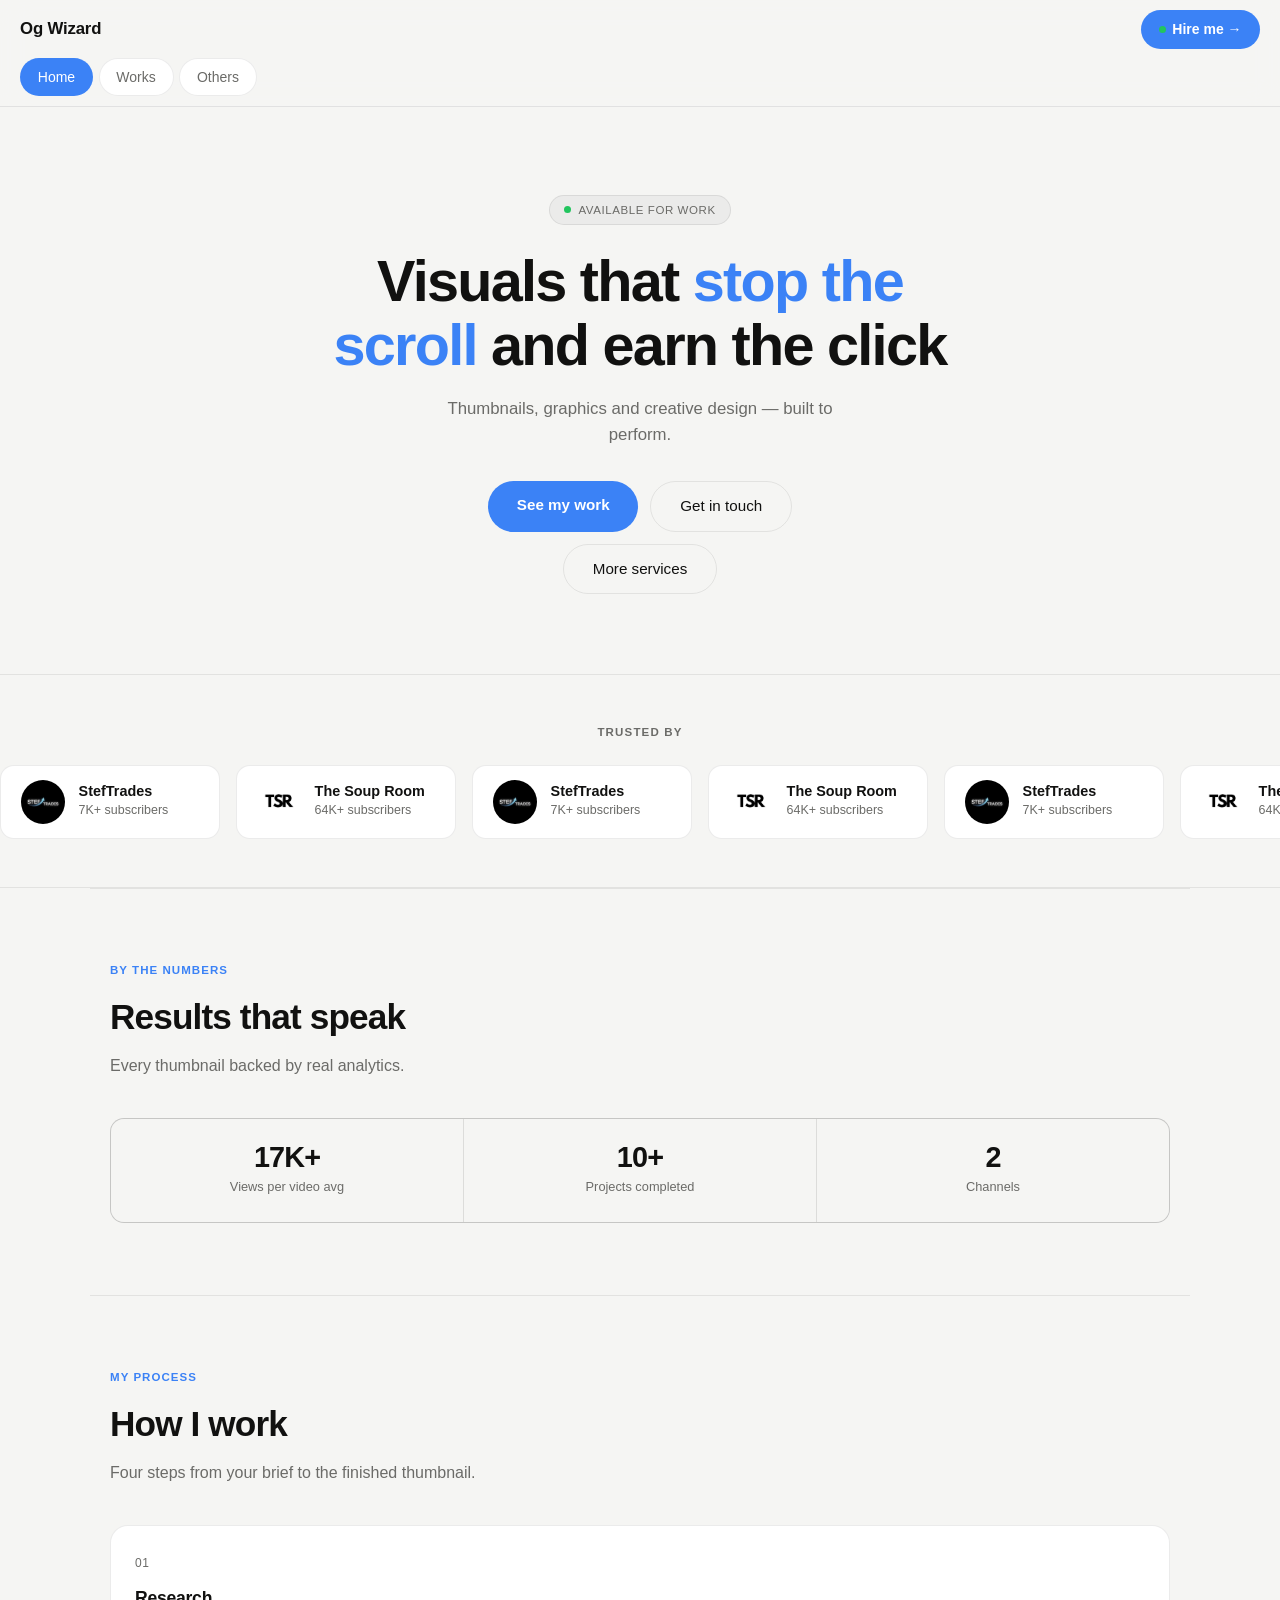
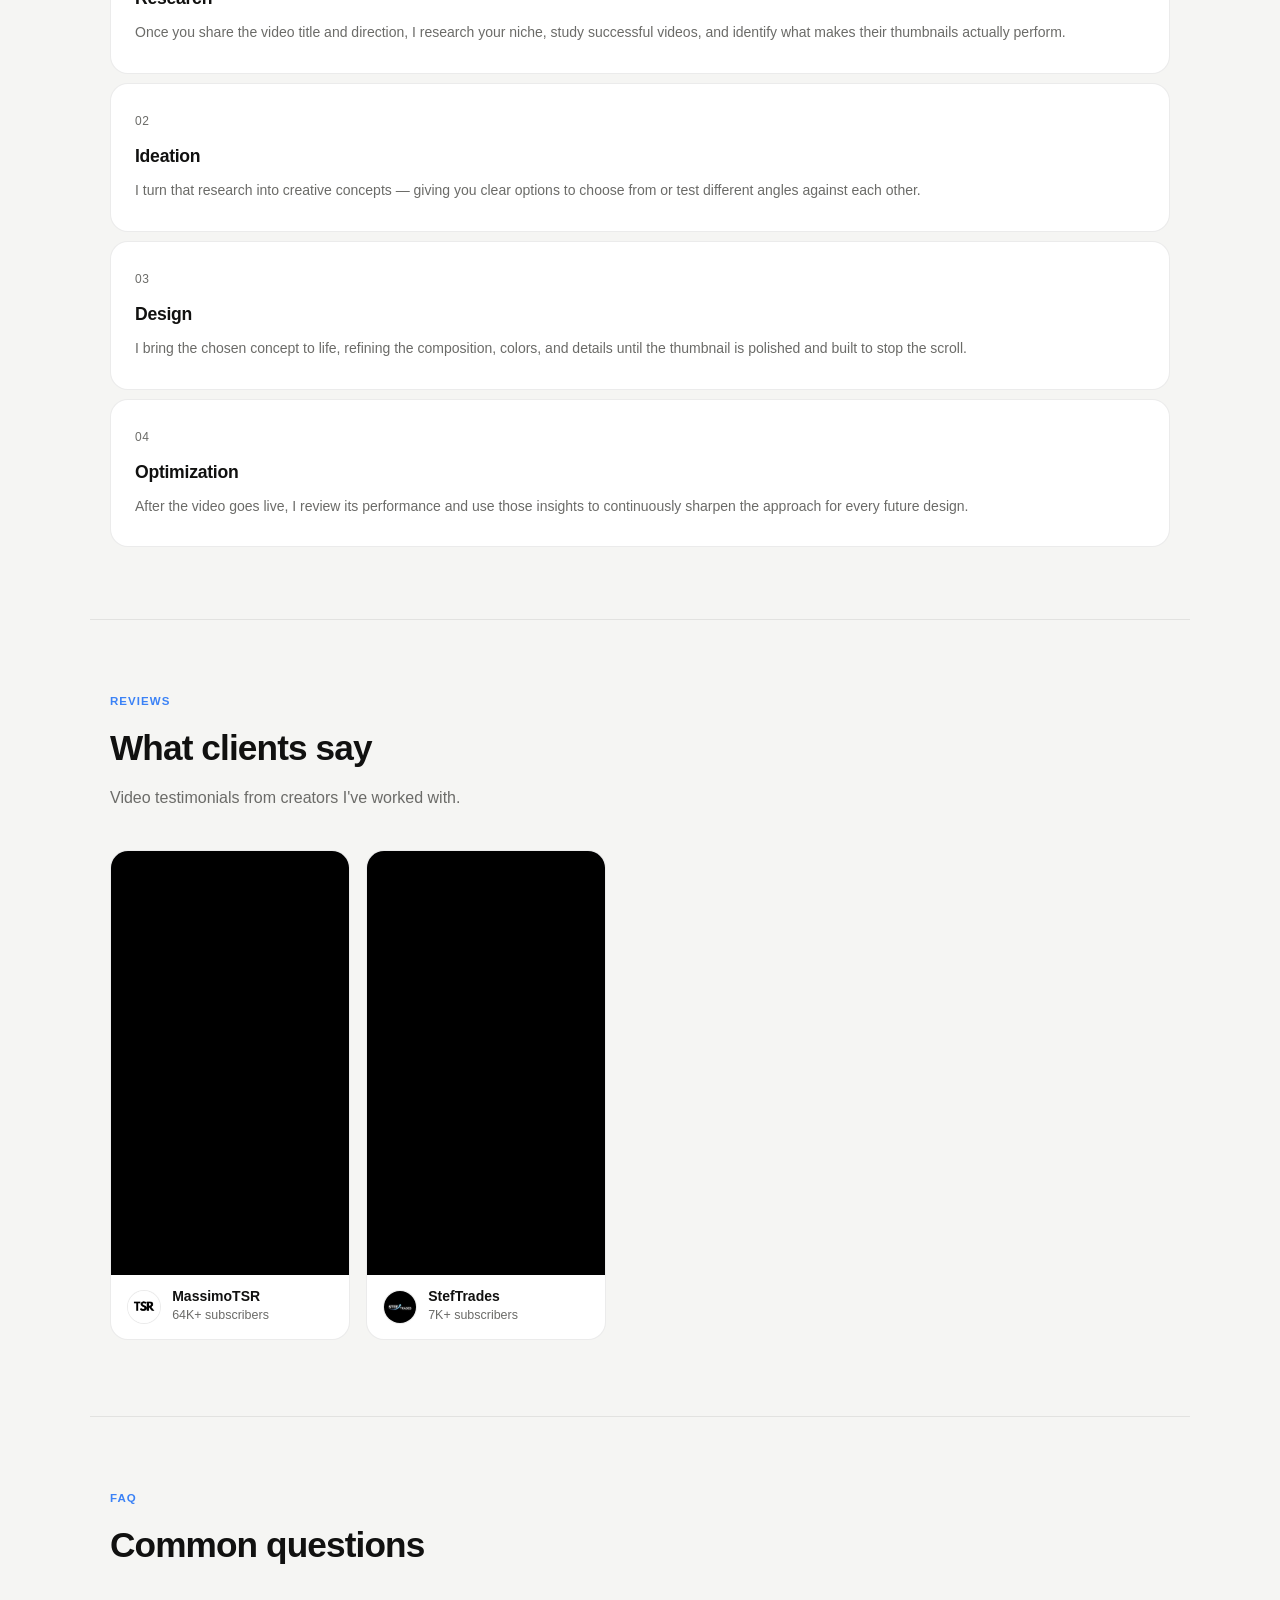
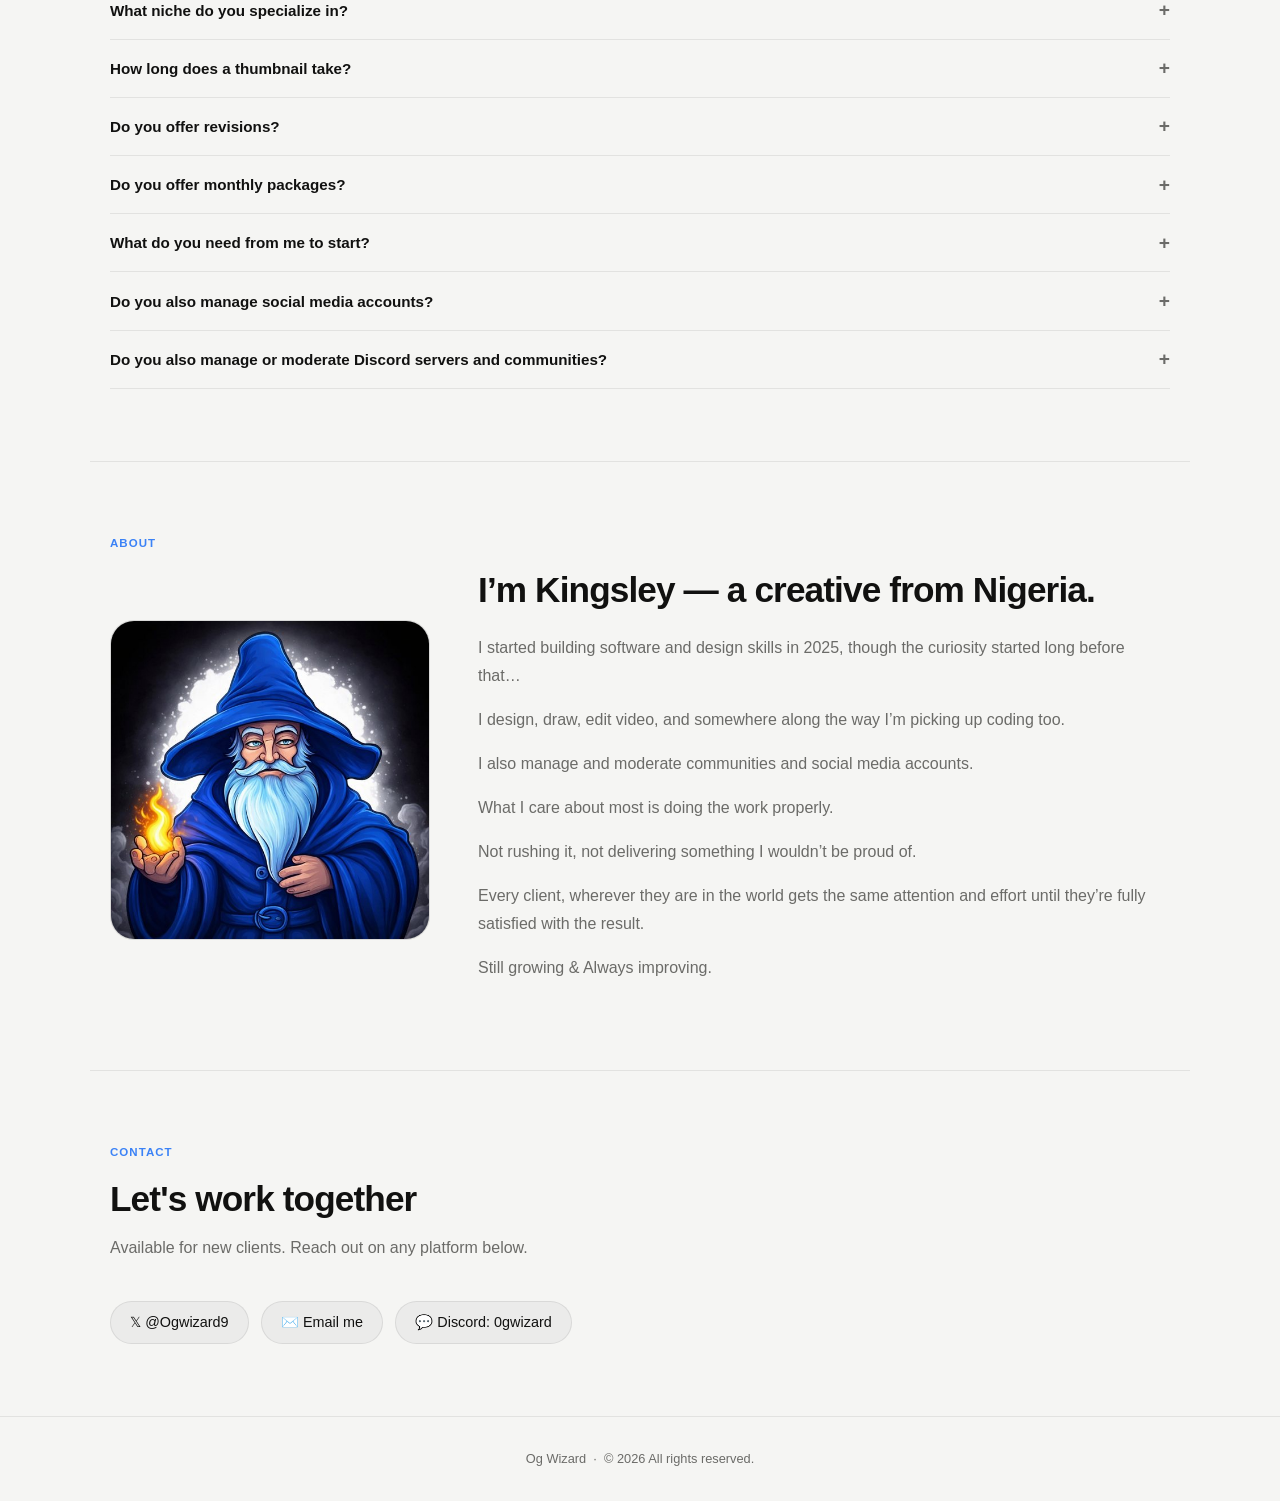
<file: index.html>
<!DOCTYPE html>
<html lang="en">
<head>
  <meta charset="UTF-8" />
  <meta name="viewport" content="width=device-width, initial-scale=1.0" />
  <title>Og Wizard — Creative Designer</title>
  <link rel="stylesheet" href="style.css" />
  <style>
    /* ── TRUSTED BY MARQUEE ── */
    .trusted-section {
      padding: 3rem 0;
      overflow: hidden;
      border-top: 1px solid var(--border);
      border-bottom: 1px solid var(--border);
    }

    .trusted-label {
      text-align: center;
      font-size: 0.72rem;
      font-weight: 600;
      letter-spacing: 0.1em;
      text-transform: uppercase;
      color: var(--text-2);
      margin-bottom: 1.5rem;
    }

    .marquee-track {
      display: flex;
      gap: 1rem;
      animation: marquee 12s linear infinite;
      width: max-content;
    }

    .marquee-track:hover { animation-play-state: paused; }

    @keyframes marquee {
      0%   { transform: translateX(0); }
      100% { transform: translateX(-50%); }
    }

    .channel-card {
      display: flex;
      align-items: center;
      gap: 0.85rem;
      background: var(--card);
      border: 1px solid var(--border);
      border-radius: 14px;
      padding: 0.85rem 1.25rem;
      min-width: 220px;
      flex-shrink: 0;
    }

    .channel-logo {
      width: 44px;
      height: 44px;
      border-radius: 50%;
      object-fit: cover;
      flex-shrink: 0;
      background: var(--bg-2);
    }

    .channel-name {
      font-size: 0.9rem;
      font-weight: 600;
      color: var(--text);
      line-height: 1.2;
    }

    .channel-subs {
      font-size: 0.78rem;
      color: var(--text-2);
      margin-top: 0.1rem;
    }

    /* ── ABOUT ── */
    .about-wrap {
      display: flex;
      flex-direction: column;
      align-items: flex-start;
      gap: 1.75rem;
    }

    .about-pic {
      width: 100%;
      max-width: 280px;
      aspect-ratio: 1 / 1;
      object-fit: cover;
      border-radius: 24px;
      border: 1px solid var(--border);
      background: var(--bg-2);
    }

    .about-text .section-title { margin-bottom: 1rem; }

    .about-text p {
      color: var(--text-2);
      font-size: 1rem;
      line-height: 1.75;
      margin-bottom: 1rem;
    }

    @media (min-width: 760px) {
      .about-wrap { flex-direction: row; align-items: center; gap: 3rem; }
      .about-pic { flex-shrink: 0; max-width: 320px; }
    }

    /* ── VIDEO REVIEWS: compact vertical (Shorts) cards — self-contained ── */
    .vr-row {
      display: flex;
      gap: 1rem;
      overflow-x: auto;
      scroll-snap-type: x mandatory;
      -webkit-overflow-scrolling: touch;
      scrollbar-width: none;
      padding-bottom: 0.25rem;
    }

    .vr-row::-webkit-scrollbar { display: none; }

    .vr-card {
      flex: 0 0 240px;
      max-width: 72vw;
      scroll-snap-align: start;
      background: var(--card);
      border: 1px solid var(--border);
      border-radius: 18px;
      overflow: hidden;
    }

    /* 9:16 box, the video fills it */
    .vr-embed {
      position: relative;
      height: 0;
      padding-bottom: 177.78%;
      background: #000;
      overflow: hidden;
    }

    .vr-embed iframe {
      position: absolute;
      top: 0;
      left: 0;
      width: 100%;
      height: 100%;
      border: 0;
    }

    .vr-meta {
      display: flex;
      align-items: center;
      gap: 0.7rem;
      padding: 0.85rem 1rem;
    }

    .vr-meta img {
      width: 34px;
      height: 34px;
      border-radius: 50%;
      object-fit: cover;
      flex-shrink: 0;
      background: #fff;
      border: 1px solid var(--border);
    }

    .vr-name { font-size: 0.875rem; font-weight: 600; color: var(--text); line-height: 1.25; }
    .vr-sub  { font-size: 0.78rem; color: var(--text-2); }

    /* third hero button (links to the Others page) */
    .hero-more {
      display: flex;
      justify-content: center;
      margin-top: 0.75rem;
    }
  </style>
</head>
<body>

  <nav>
    <div class="nav-top">
      <a class="nav-logo" href="index.html">Og Wizard</a>
      <a class="btn-hire" href="#contact"><span class="dot-green"></span> Hire me →</a>
    </div>
    <div class="nav-tabs">
      <a class="nav-tab active" href="index.html">Home</a>
      <a class="nav-tab" href="works.html">Works</a>
      <a class="nav-tab" href="others.html">Others</a>
    </div>
  </nav>

  <!-- HERO -->
  <section class="hero" id="home">
    <span class="hero-badge"><span class="dot-green"></span> Available for work</span>
    <h1>Visuals that <span>stop the scroll</span> and earn the click</h1>
    <p>Thumbnails, graphics and creative design — built to perform.</p>
    <div class="hero-btns">
      <a class="btn-primary" href="works.html">See my work</a>
      <a class="btn-secondary" href="#contact">Get in touch</a>
    </div>
    <div class="hero-more">
      <a class="btn-secondary" href="others.html">More services</a>
    </div>
  </section>

  <!-- TRUSTED BY MARQUEE -->
  <div class="trusted-section">
    <p class="trusted-label">Trusted by</p>
    <div style="overflow:hidden;">
      <div class="marquee-track">
        <!-- Set 1 -->
        <div class="channel-card">
          <img class="channel-logo" src="[data-uri]" alt="StefTrades" />
          <div>
            <div class="channel-name">StefTrades</div>
            <div class="channel-subs">7K+ subscribers</div>
          </div>
        </div>
        <div class="channel-card">
          <img class="channel-logo" src="[data-uri]" alt="The Soup Room" />
          <div>
            <div class="channel-name">The Soup Room</div>
            <div class="channel-subs">64K+ subscribers</div>
          </div>
        </div>
        <!-- Set 2 (duplicate for seamless loop) -->
        <div class="channel-card">
          <img class="channel-logo" src="[data-uri]" alt="StefTrades" />
          <div>
            <div class="channel-name">StefTrades</div>
            <div class="channel-subs">7K+ subscribers</div>
          </div>
        </div>
        <div class="channel-card">
          <img class="channel-logo" src="[data-uri]" alt="The Soup Room" />
          <div>
            <div class="channel-name">The Soup Room</div>
            <div class="channel-subs">64K+ subscribers</div>
          </div>
        </div>
        <!-- Set 3 -->
        <div class="channel-card">
          <img class="channel-logo" src="[data-uri]" alt="StefTrades" />
          <div>
            <div class="channel-name">StefTrades</div>
            <div class="channel-subs">7K+ subscribers</div>
          </div>
        </div>
        <div class="channel-card">
          <img class="channel-logo" src="[data-uri]" alt="The Soup Room" />
          <div>
            <div class="channel-name">The Soup Room</div>
            <div class="channel-subs">64K+ subscribers</div>
          </div>
        </div>
        <!-- Set 4 -->
        <div class="channel-card">
          <img class="channel-logo" src="[data-uri]" alt="StefTrades" />
          <div>
            <div class="channel-name">StefTrades</div>
            <div class="channel-subs">7K+ subscribers</div>
          </div>
        </div>
        <div class="channel-card">
          <img class="channel-logo" src="[data-uri]" alt="The Soup Room" />
          <div>
            <div class="channel-name">The Soup Room</div>
            <div class="channel-subs">64K+ subscribers</div>
          </div>
        </div>
      </div>
    </div>
  </div>

  <hr class="divider" />

  <!-- STATS -->
  <section id="stats">
    <p class="section-label">By the numbers</p>
    <h2 class="section-title">Results that speak</h2>
    <p class="section-sub">Every thumbnail backed by real analytics.</p>
    <div class="stats-grid">
      <div class="stat-item">
        <div class="stat-num">17K+</div>
        <div class="stat-label">Views per video avg</div>
      </div>
      <div class="stat-item">
        <div class="stat-num">10+</div>
        <div class="stat-label">Projects completed</div>
      </div>
      <div class="stat-item">
        <div class="stat-num">2</div>
        <div class="stat-label">Channels</div>
      </div>
    </div>
  </section>

  <hr class="divider" />

  <!-- PROCESS -->
  <section id="process">
    <p class="section-label">My process</p>
    <h2 class="section-title">How I work</h2>
    <p class="section-sub">Four steps from your brief to the finished thumbnail.</p>

    <div class="process-grid">
      <div class="process-card">
        <span class="process-num">01</span>
        <h3 class="process-title">Research</h3>
        <p class="process-desc">Once you share the video title and direction, I research your niche, study successful videos, and identify what makes their thumbnails actually perform.</p>
      </div>
      <div class="process-card">
        <span class="process-num">02</span>
        <h3 class="process-title">Ideation</h3>
        <p class="process-desc">I turn that research into creative concepts — giving you clear options to choose from or test different angles against each other.</p>
      </div>
      <div class="process-card">
        <span class="process-num">03</span>
        <h3 class="process-title">Design</h3>
        <p class="process-desc">I bring the chosen concept to life, refining the composition, colors, and details until the thumbnail is polished and built to stop the scroll.</p>
      </div>
      <div class="process-card">
        <span class="process-num">04</span>
        <h3 class="process-title">Optimization</h3>
        <p class="process-desc">After the video goes live, I review its performance and use those insights to continuously sharpen the approach for every future design.</p>
      </div>
    </div>
  </section>

  <hr class="divider" />

  <!-- REVIEWS -->
  <section id="reviews">
    <p class="section-label">Reviews</p>
    <h2 class="section-title">What clients say</h2>
    <p class="section-sub">Video testimonials from creators I've worked with.</p>

    <div class="vr-row">

      <div class="vr-card">
        <div class="vr-embed">
          <iframe
            src="https://www.youtube-nocookie.com/embed/XFJ5p1cZ_ZM"
            title="Video review from MassimoTSR"
            loading="lazy"
            frameborder="0"
            allow="accelerometer; autoplay; clipboard-write; encrypted-media; gyroscope; picture-in-picture"
            referrerpolicy="strict-origin-when-cross-origin"
            allowfullscreen>
          </iframe>
        </div>
        <div class="vr-meta">
          <img src="images/tsr-logo.png" alt="The Soup Room logo" />
          <div>
            <div class="vr-name">MassimoTSR</div>
            <div class="vr-sub">64K+ subscribers</div>
          </div>
        </div>
      </div>

      <div class="vr-card">
        <div class="vr-embed">
          <iframe
            src="https://www.youtube-nocookie.com/embed/AfAjVpzQ4fA"
            title="Video review from StefTrades"
            loading="lazy"
            frameborder="0"
            allow="accelerometer; autoplay; clipboard-write; encrypted-media; gyroscope; picture-in-picture"
            referrerpolicy="strict-origin-when-cross-origin"
            allowfullscreen>
          </iframe>
        </div>
        <div class="vr-meta">
          <img src="images/stef-logo.jpg" alt="Stef Trades logo" />
          <div>
            <div class="vr-name">StefTrades</div>
            <div class="vr-sub">7K+ subscribers</div>
          </div>
        </div>
      </div>

      <!-- ADD ANOTHER VIDEO REVIEW: copy a whole <div class="vr-card"> block above and change the video ID (the part after /embed/), the name, the logo and the subscriber count. This card is sized for vertical Shorts (9:16). -->

    </div>

  </section>

    <hr class="divider" />

  <!-- FAQ -->
  <!-- FAQ -->
  <section id="faq">
    <p class="section-label">FAQ</p>
    <h2 class="section-title">Common questions</h2>

    <div class="faq-item">
      <button class="faq-question" onclick="toggleFaq(this)">
        What niche do you specialize in?
        <span class="faq-icon">+</span>
      </button>
      <div class="faq-answer">YouTube content creators across different niches — thumbnails, graphics and creative design. If you create content and need visuals that perform, we can work together.</div>
    </div>

    <div class="faq-item">
      <button class="faq-question" onclick="toggleFaq(this)">
        How long does a thumbnail take?
        <span class="faq-icon">+</span>
      </button>
      <div class="faq-answer">Usually 24–48 hours depending on complexity.</div>
    </div>

    <div class="faq-item">
      <button class="faq-question" onclick="toggleFaq(this)">
        Do you offer revisions?
        <span class="faq-icon">+</span>
      </button>
      <div class="faq-answer">Yes — unlimited revisions until you're fully happy with the result.</div>
    </div>

    <div class="faq-item">
      <button class="faq-question" onclick="toggleFaq(this)">
        Do you offer monthly packages?
        <span class="faq-icon">+</span>
      </button>
      <div class="faq-answer">Yes. Monthly retainers are available for creators who upload consistently. Get in touch and we can work something out.</div>
    </div>

    <div class="faq-item">
      <button class="faq-question" onclick="toggleFaq(this)">
        What do you need from me to start?
        <span class="faq-icon">+</span>
      </button>
      <div class="faq-answer">The video title, a brief idea of what the video covers, and any specific assets. I handle the rest.</div>
    </div>

    <div class="faq-item">
      <button class="faq-question" onclick="toggleFaq(this)">
        Do you also manage social media accounts?
        <span class="faq-icon">+</span>
      </button>
      <div class="faq-answer">Yes. I manage social media accounts and have a lot of experience doing it.</div>
    </div>

    <div class="faq-item">
      <button class="faq-question" onclick="toggleFaq(this)">
        Do you also manage or moderate Discord servers and communities?
        <span class="faq-icon">+</span>
      </button>
      <div class="faq-answer">Yes. I manage and moderate Discord servers and online communities, and I have solid experience doing it.</div>
    </div>

  </section>

  <hr class="divider" />

  <!-- ABOUT -->
  <section id="about">
    <p class="section-label">About</p>
    <div class="about-wrap">
      <img class="about-pic" src="[data-uri]" alt="Og Wizard — blue wizard avatar" />
      <div class="about-text">
        <h2 class="section-title">I’m Kingsley — a creative from Nigeria.</h2>
        <p>I started building software and design skills in 2025, though the curiosity started long before that…</p>
        <p>I design, draw, edit video, and somewhere along the way I’m picking up coding too.</p>
        <p>I also manage and moderate communities and social media accounts.</p>
        <p>What I care about most is doing the work properly.</p>
        <p>Not rushing it, not delivering something I wouldn’t be proud of.</p>
        <p>Every client, wherever they are in the world gets the same attention and effort until they’re fully satisfied with the result.</p>
        <p>Still growing &amp; Always improving.</p>
      </div>
    </div>
  </section>

  <hr class="divider" />

  <!-- CONTACT -->
  <section id="contact">
    <p class="section-label">Contact</p>
    <h2 class="section-title">Let's work together</h2>
    <p class="section-sub">Available for new clients. Reach out on any platform below.</p>
    <div class="contact-links">
      <a class="contact-link" href="https://x.com/Ogwizard9" target="_blank" rel="noopener">𝕏 @Ogwizard9</a>
      <a class="contact-link" href="mailto:kingsleyofomana969@gmail.com">✉️ Email me</a>
      <a class="contact-link" href="#" onclick="navigator.clipboard.writeText('0gwizard');this.textContent='💬 Copied!';setTimeout(()=>this.textContent='💬 Discord: 0gwizard',2000);return false;">💬 Discord: 0gwizard</a>
    </div>
  </section>

  <footer>
    Og Wizard &nbsp;·&nbsp; © 2026 All rights reserved.
  </footer>

  <script>
    function toggleFaq(btn) {
      btn.closest('.faq-item').classList.toggle('open');
    }
  </script>

</body>
</html>
</file>
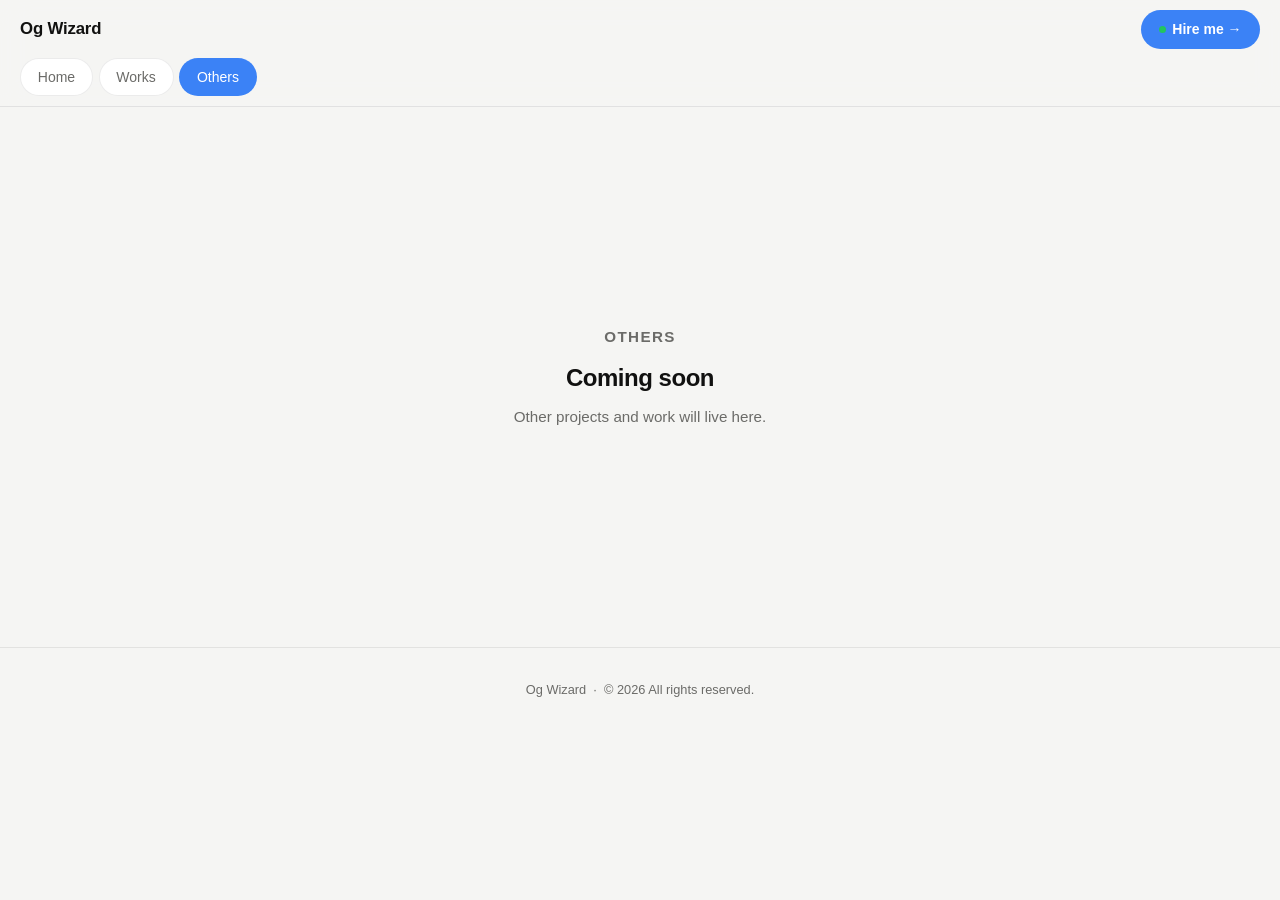
<file: others.html>
<!DOCTYPE html>
<html lang="en">
<head>
  <meta charset="UTF-8" />
  <meta name="viewport" content="width=device-width, initial-scale=1.0" />
  <title>Others — Og Wizard</title>
  <link rel="stylesheet" href="style.css" />
</head>
<body>

  <nav>
    <div class="nav-top">
      <a class="nav-logo" href="index.html">Og Wizard</a>
      <a class="btn-hire" href="index.html#contact"><span class="dot-green"></span> Hire me →</a>
    </div>
    <div class="nav-tabs">
      <a class="nav-tab" href="index.html">Home</a>
      <a class="nav-tab" href="works.html">Works</a>
      <a class="nav-tab active" href="others.html">Others</a>
    </div>
  </nav>

  <div class="empty-page">
    <p class="section-label">Others</p>
    <h2>Coming soon</h2>
    <p>Other projects and work will live here.</p>
  </div>

  <footer>
    Og Wizard &nbsp;·&nbsp; © 2026 All rights reserved.
  </footer>

</body>
</html>
</file>
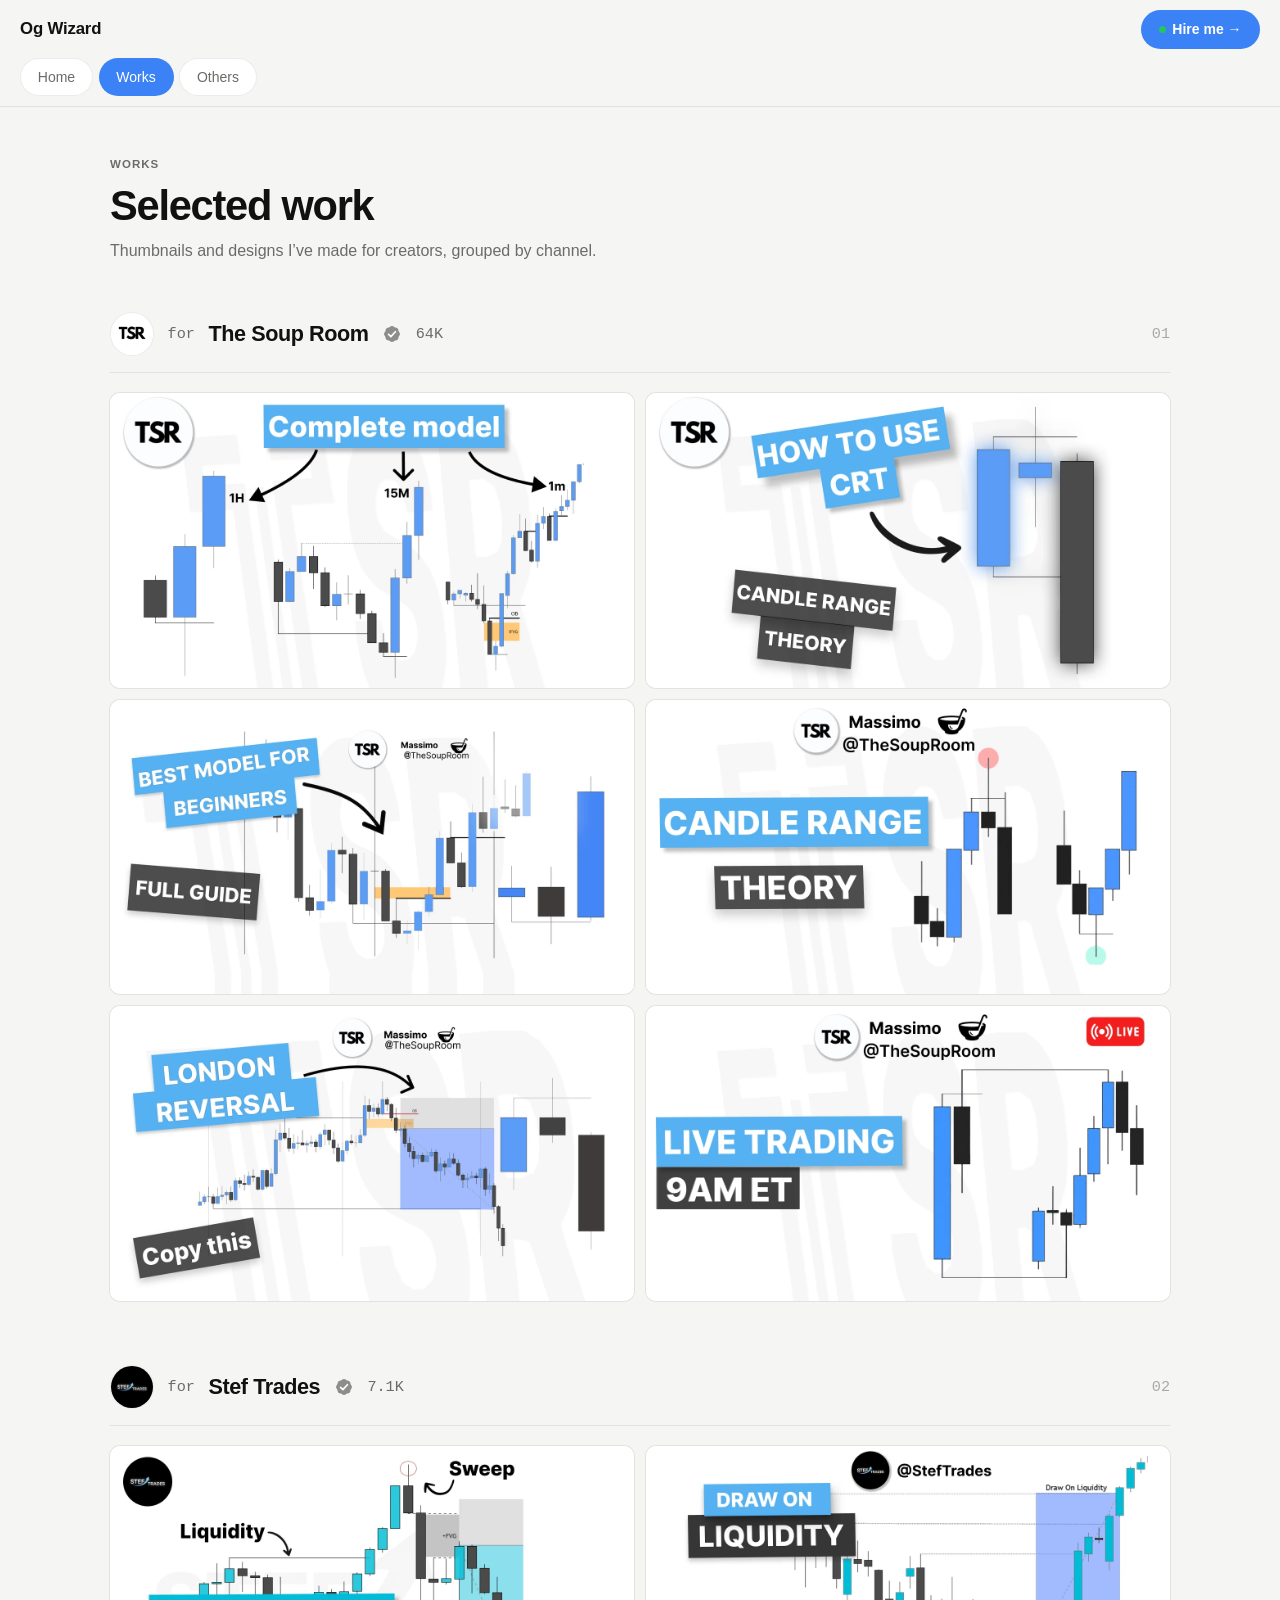
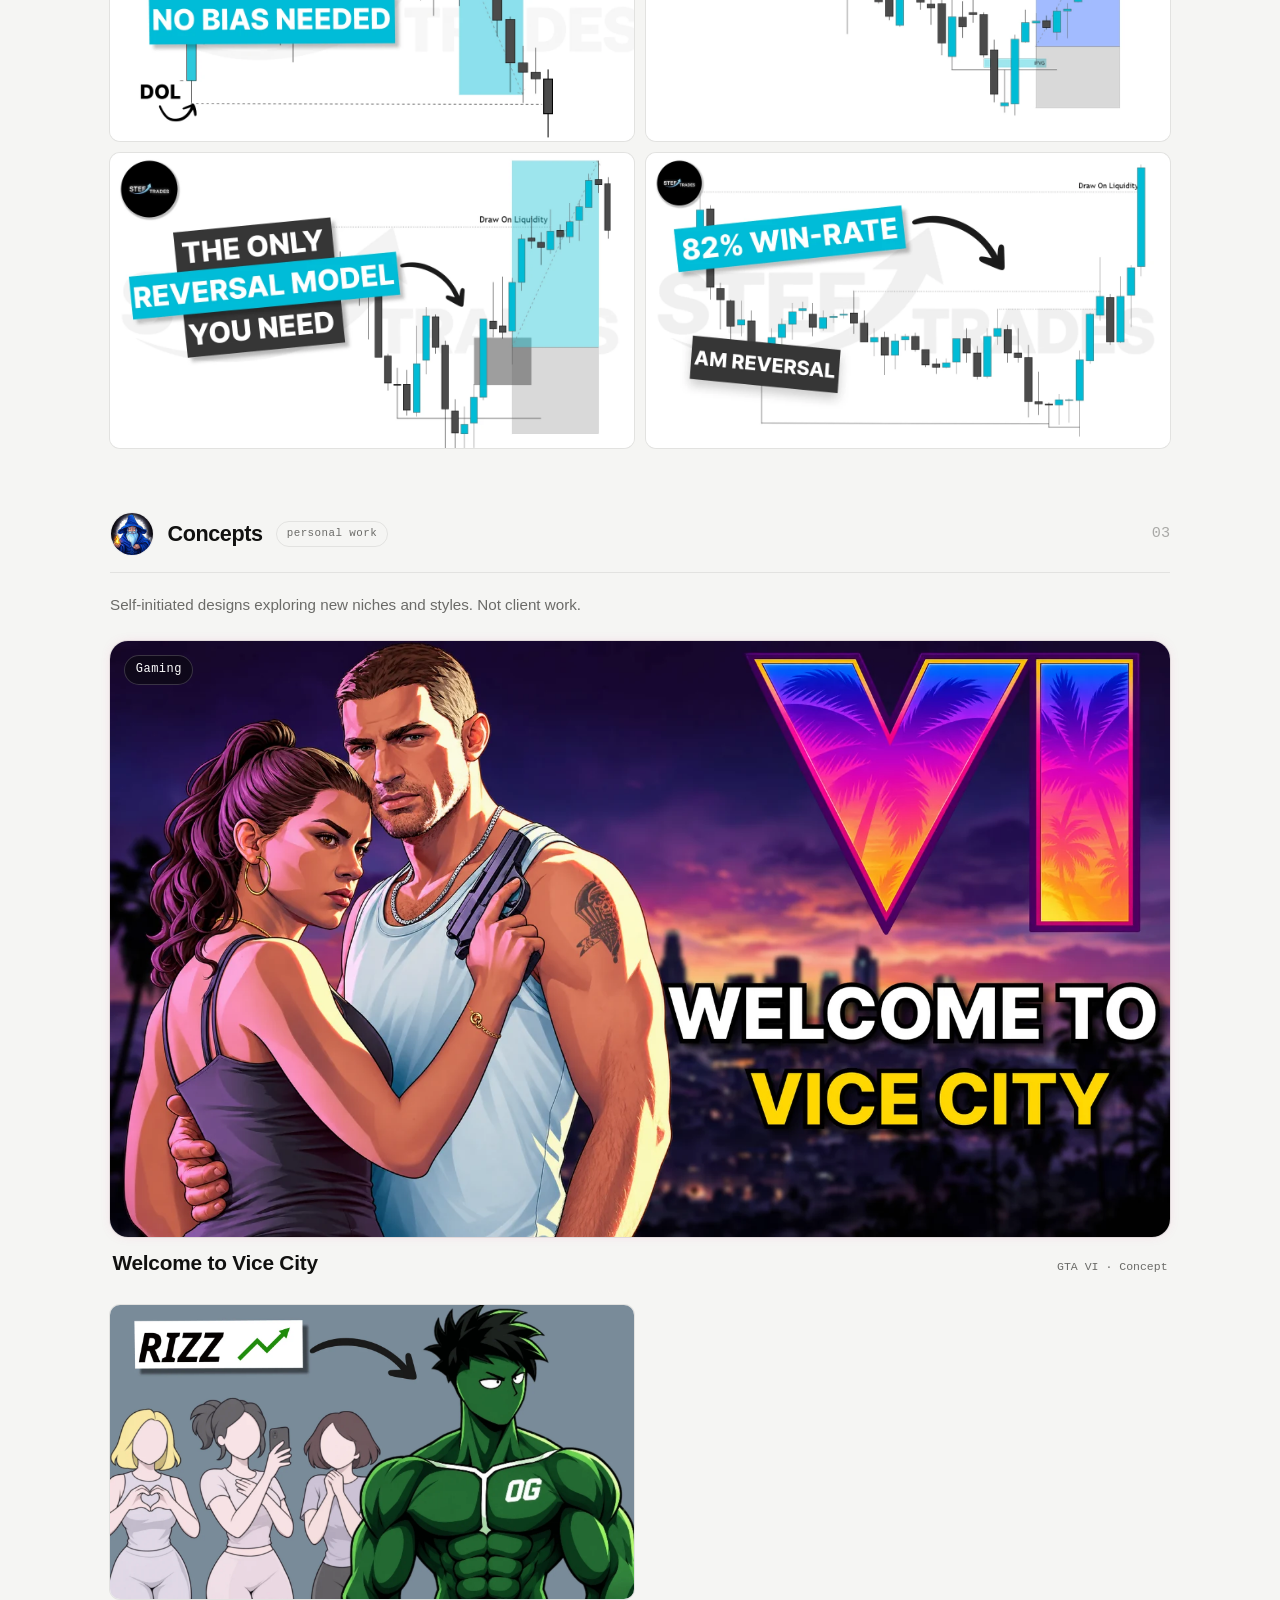
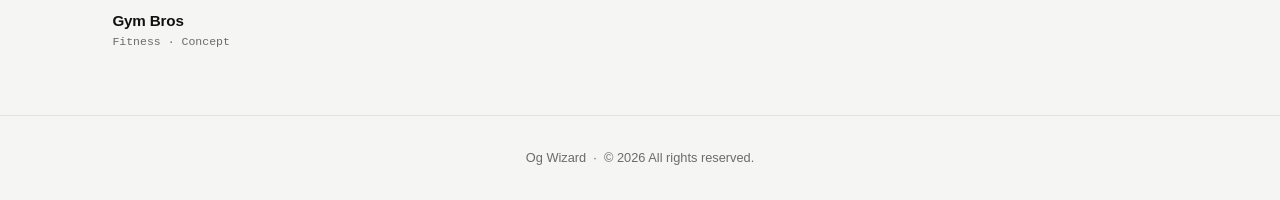
<file: works.html>
<!DOCTYPE html>
<html lang="en">
<head>
  <meta charset="UTF-8" />
  <meta name="viewport" content="width=device-width, initial-scale=1.0" />
  <title>Works — Og Wizard</title>
  <link rel="stylesheet" href="style.css" />
  <style>
    /* ── WORKS ── */
    .works-intro {
      max-width: 1100px;
      margin: 0 auto;
      padding: 3rem 1.25rem 0;
    }

    .works-intro h1 {
      font-size: clamp(1.8rem, 5vw, 2.6rem);
      font-weight: 700;
      letter-spacing: -0.03em;
      line-height: 1.1;
      margin-bottom: 0.6rem;
    }

    .works-intro p { color: var(--text-2); max-width: 520px; }

    /* One block per channel */
    .channel {
      max-width: 1100px;
      margin: 0 auto;
      padding: 3rem 1.25rem 1rem;
    }

    .channel-head {
      display: flex;
      align-items: center;
      gap: 0.6rem;
      padding-bottom: 1rem;
      margin-bottom: 1.25rem;
      border-bottom: 1px solid var(--border);
    }

    .ch-logo {
      width: 32px;
      height: 32px;
      border-radius: 50%;
      object-fit: cover;
      flex-shrink: 0;
      background: #fff;
      border: 1px solid var(--border);
    }

    .ch-for,
    .ch-subs,
    .ch-index {
      font-family: ui-monospace, SFMono-Regular, Menlo, Consolas, monospace;
      font-size: 0.8rem;
      color: var(--text-2);
    }

    .ch-name {
      font-size: 1.05rem;
      font-weight: 700;
      letter-spacing: -0.02em;
      line-height: 1.1;
      white-space: nowrap;
    }

    .ch-tick {
      width: 16px;
      height: 16px;
      flex-shrink: 0;
      color: var(--text-2);
      opacity: 0.75;
    }

    .ch-index { margin-left: auto; opacity: 0.55; }

    @media (min-width: 700px) {
      .channel-head { gap: 0.85rem; }
      .ch-logo { width: 44px; height: 44px; }
      .ch-name { font-size: 1.35rem; }
      .ch-tick { width: 20px; height: 20px; }
      .ch-for, .ch-subs, .ch-index { font-size: 0.95rem; }
    }

    /* Thumbnail grid */
    .grid {
      display: grid;
      grid-template-columns: repeat(2, minmax(0, 1fr));
      gap: 0.5rem;
    }

    @media (min-width: 700px) { .grid { gap: 0.75rem; } }

    .tile {
      position: relative;
      aspect-ratio: 16 / 9;
      margin: 0;
      overflow: hidden;
      border-radius: 10px;
      background: #fff;
      box-shadow: 0 0 0 1px var(--border);
      outline: none;
    }

    .tile img {
      display: block;
      width: 100%;
      height: 100%;
      object-fit: cover;
      transition: transform 0.4s ease;
    }

    .tile:hover img,
    .tile:focus img { transform: scale(1.03); }

    /* Title + views, shown on hover / tap (like Samuel's) */
    .tile-cap {
      position: absolute;
      left: 0.5rem;
      right: 0.5rem;
      bottom: 0.5rem;
      padding: 0.45rem 0.6rem;
      border-radius: 6px;
      background: rgba(12, 12, 14, 0.84);
      color: #fff;
      font-family: ui-monospace, SFMono-Regular, Menlo, Consolas, monospace;
      font-size: 0.68rem;
      line-height: 1.35;
      opacity: 0;
      transform: translateY(6px);
      transition: opacity 0.2s ease, transform 0.2s ease;
      pointer-events: none;
    }

    .tile-cap .t {
      display: -webkit-box;
      -webkit-line-clamp: 2;
      -webkit-box-orient: vertical;
      overflow: hidden;
    }

    .tile-cap b {
      display: block;
      margin-top: 0.15rem;
      font-weight: 500;
      color: #7DB3FF;
    }

    .tile:hover .tile-cap,
    .tile:focus .tile-cap { opacity: 1; transform: none; }

    /* ── CONCEPTS ── */
    .concepts-note {
      font-family: ui-monospace, SFMono-Regular, Menlo, Consolas, monospace;
      font-size: 0.68rem;
      letter-spacing: 0.04em;
      color: var(--text-2);
      padding: 0.2rem 0.6rem;
      border: 1px solid var(--border);
      border-radius: 999px;
      white-space: nowrap;
    }

    .concepts-intro {
      color: var(--text-2);
      font-size: 0.95rem;
      max-width: 520px;
      margin-bottom: 1.5rem;
    }

    .concepts-grid {
      grid-template-columns: minmax(0, 1fr);
      row-gap: 1.75rem;
    }

    @media (max-width: 699px) {
      .concept .tile { border-radius: 16px; }
    }

    .concept { margin: 0; min-width: 0; }
    .concept.featured { grid-column: 1 / -1; }

    .concept .tile img { transition: transform 0.5s ease; }
    .concept:hover .tile img { transform: scale(1.03); }

    /* the hero piece gets a soft glow pulled from its own palette */
    .concept.featured .tile {
      border-radius: 16px;
      box-shadow:
        0 0 0 1px var(--border),
        0 0 14px -6px rgb(var(--glow, 120 120 120) / 0.35);
    }

    /* niche tag, like Wajdan's category chips */
    .chip {
      position: absolute;
      top: 0.6rem;
      left: 0.6rem;
      z-index: 1;
      padding: 0.25rem 0.65rem;
      border-radius: 999px;
      background: rgba(10, 10, 12, 0.55);
      -webkit-backdrop-filter: blur(8px);
      backdrop-filter: blur(8px);
      border: 1px solid rgba(255, 255, 255, 0.18);
      color: #fff;
      font-family: ui-monospace, SFMono-Regular, Menlo, Consolas, monospace;
      font-size: 0.68rem;
      letter-spacing: 0.04em;
    }

    .concept-meta {
      display: flex;
      align-items: baseline;
      justify-content: space-between;
      gap: 0.75rem;
      padding: 0.75rem 0.15rem 0;
    }

    .concept-meta h3 {
      font-size: 0.95rem;
      font-weight: 600;
      letter-spacing: -0.01em;
      line-height: 1.3;
    }

    .concept.featured .concept-meta h3 { font-size: 1.1rem; }

    .concept-meta p {
      font-family: ui-monospace, SFMono-Regular, Menlo, Consolas, monospace;
      font-size: 0.72rem;
      color: var(--text-2);
      white-space: nowrap;
    }

    @media (min-width: 700px) {
      .concepts-grid { grid-template-columns: repeat(2, minmax(0, 1fr)); }
      .concept:not(.featured) .concept-meta {
        flex-direction: column;
        align-items: flex-start;
        gap: 0.1rem;
      }
      .concept.featured .tile { border-radius: 18px; }
      .concept.featured .concept-meta h3 { font-size: 1.3rem; }
      .chip { top: 0.9rem; left: 0.9rem; font-size: 0.75rem; }
    }
  </style>
</head>
<body>

  <nav>
    <div class="nav-top">
      <a class="nav-logo" href="index.html">Og Wizard</a>
      <a class="btn-hire" href="index.html#contact"><span class="dot-green"></span> Hire me →</a>
    </div>
    <div class="nav-tabs">
      <a class="nav-tab" href="index.html">Home</a>
      <a class="nav-tab active" href="works.html">Works</a>
      <a class="nav-tab" href="others.html">Others</a>
    </div>
  </nav>

  <div class="works-intro">
    <p class="section-label">Works</p>
    <h1>Selected work</h1>
    <p>Thumbnails and designs I’ve made for creators, grouped by channel.</p>
  </div>

  <!-- ═══ CHANNEL 01 — The Soup Room ═══ -->
  <section class="channel" id="tsr">
    <header class="channel-head">
      <img class="ch-logo" src="images/tsr-logo.png" alt="The Soup Room logo" />
      <span class="ch-for">for</span>
      <h2 class="ch-name">The Soup Room</h2>
      <!-- grey tick: delete this svg if you don’t want it on a channel -->
      <svg class="ch-tick" viewBox="0 0 20 20" role="img" aria-label="Verified">
        <g fill="currentColor">
          <rect x="3.5" y="3.5" width="13" height="13" rx="3.5" />
          <rect x="3.5" y="3.5" width="13" height="13" rx="3.5" transform="rotate(45 10 10)" />
        </g>
        <path d="M6.6 10.3l2.3 2.3 4.5-4.9" fill="none" stroke="#fff" stroke-width="1.7" stroke-linecap="round" stroke-linejoin="round" />
      </svg>
      <span class="ch-subs">64K</span>
      <span class="ch-index">01</span>
    </header>

    <div class="grid">
      <figure class="tile" tabindex="0">
        <img src="images/tsr-complete-model.webp" alt="Complete model thumbnail showing the 1H, 15M and 1m breakdown" loading="lazy" />
        <figcaption class="tile-cap"><span class="t">The Complete 9am CR Model Guide (Start to Finish)</span><b>17K views</b></figcaption>
      </figure>

      <figure class="tile" tabindex="0">
        <img src="images/tsr-how-to-use-crt.webp" alt="How to use CRT thumbnail with a Candle Range Theory diagram" loading="lazy" />
        <figcaption class="tile-cap"><span class="t">How to trade CRT (Models explained)</span><b>17K views</b></figcaption>
      </figure>

      <figure class="tile" tabindex="0">
        <img src="images/tsr-best-model-beginners.webp" alt="Best model for beginners full guide thumbnail" loading="lazy" />
        <figcaption class="tile-cap"><span class="t">The 9am CR Model Most Traders Miss Every Morning</span><b>12K views</b></figcaption>
      </figure>

      <!-- add a figcaption (title + views) to the tiles below once you have them -->
      <figure class="tile">
        <img src="images/tsr-candle-range-theory.webp" alt="Candle Range Theory thumbnail showing bearish and bullish setups" loading="lazy" />
      </figure>

      <figure class="tile">
        <img src="images/tsr-london-reversal.webp" alt="London reversal thumbnail with a copy this callout" loading="lazy" />
      </figure>

      <figure class="tile">
        <img src="images/tsr-live-trading-9am.webp" alt="Live trading 9AM ET livestream thumbnail" loading="lazy" />
      </figure>
    </div>
  </section>

  <!-- ═══ CHANNEL 02 — Stef Trades ═══ -->
  <section class="channel" id="stef">
    <header class="channel-head">
      <img class="ch-logo" src="images/stef-logo.jpg" alt="Stef Trades logo" />
      <span class="ch-for">for</span>
      <h2 class="ch-name">Stef Trades</h2>
      <!-- grey tick: delete this svg if you don’t want it on a channel -->
      <svg class="ch-tick" viewBox="0 0 20 20" role="img" aria-label="Verified">
        <g fill="currentColor">
          <rect x="3.5" y="3.5" width="13" height="13" rx="3.5" />
          <rect x="3.5" y="3.5" width="13" height="13" rx="3.5" transform="rotate(45 10 10)" />
        </g>
        <path d="M6.6 10.3l2.3 2.3 4.5-4.9" fill="none" stroke="#fff" stroke-width="1.7" stroke-linecap="round" stroke-linejoin="round" />
      </svg>
      <span class="ch-subs">7.1K</span>
      <span class="ch-index">02</span>
    </header>

    <div class="grid">
      <figure class="tile" tabindex="0">
        <img src="images/stef-no-bias-needed.webp" alt="No bias needed thumbnail with liquidity, sweep and draw on liquidity labels" loading="lazy" />
        <figcaption class="tile-cap"><span class="t">Why Bias Won’t Make You a Profitable Trader (This Will)</span><b>4.3K views</b></figcaption>
      </figure>

      <figure class="tile" tabindex="0">
        <img src="images/stef-draw-on-liquidity.webp" alt="Draw on liquidity thumbnail with a highlighted target zone" loading="lazy" />
        <figcaption class="tile-cap"><span class="t">How to be Insanely Accurate with Targets in Trading!</span><b>2.1K views</b></figcaption>
      </figure>

      <figure class="tile" tabindex="0">
        <img src="images/stef-only-reversal-model.webp" alt="The only reversal model you need thumbnail" loading="lazy" />
        <figcaption class="tile-cap"><span class="t">The Only Reversal Model You Will Ever Need! (ICT Concepts)</span><b>2.1K views</b></figcaption>
      </figure>

      <figure class="tile" tabindex="0">
        <img src="images/stef-82-win-rate.webp" alt="82% win-rate AM reversal thumbnail" loading="lazy" />
        <figcaption class="tile-cap"><span class="t">The Reversal Model That Gave Me An 82% Win Rate! (LIVE Proof)</span><b>1.3K views</b></figcaption>
      </figure>
    </div>
  </section>

  <!-- ═══ 03 — Concepts ═══ -->
  <section class="channel" id="concepts">
    <header class="channel-head">
      <img class="ch-logo" src="images/wizard-avatar.jpg" alt="Og Wizard avatar" />
      <h2 class="ch-name">Concepts</h2>
      <span class="concepts-note">personal work</span>
      <span class="ch-index">03</span>
    </header>
    <p class="concepts-intro">Self-initiated designs exploring new niches and styles. Not client work.</p>

    <div class="grid concepts-grid">
      <article class="concept featured" style="--glow: 236 72 153">
        <div class="tile">
          <img src="images/concept-gta-vi-vice-city.webp" alt="Welcome to Vice City gaming thumbnail concept with the GTA VI logo and two characters over a neon city skyline" loading="lazy" />
          <span class="chip">Gaming</span>
        </div>
        <div class="concept-meta">
          <h3>Welcome to Vice City</h3>
          <p>GTA VI · Concept</p>
        </div>
      </article>

      <article class="concept">
        <div class="tile">
          <img src="images/concept-gym-bros.webp" alt="Gym Bros fitness thumbnail concept with a muscular green cartoon character beside a RIZZ label and a rising arrow" loading="lazy" />
        </div>
        <div class="concept-meta">
          <h3>Gym Bros</h3>
          <p>Fitness · Concept</p>
        </div>
      </article>

      <!-- NEXT CONCEPT: copy an <article> above, then change the image, title and niche label. The first one has "featured" (full width, with the overlay chip); the rest sit in the 2-column grid and show the niche under the title -->
    </div>
  </section>

  <!-- ═══ NEXT CHANNEL: copy a whole <section class="channel"> block above, change the logo / name / subs, set the index to 04 and swap the tiles ═══ -->

  <footer style="margin-top: 3rem;">
    Og Wizard &nbsp;·&nbsp; © 2026 All rights reserved.
  </footer>

</body>
</html>
</file>
<file: style.css>
/* ── COLOUR TOKENS ── */
:root {
  --bg:             #F5F5F3;
  --bg-2:           #EBEBEA;
  --text:           #111110;
  --text-2:         #6B6B68;
  --accent:         #3B82F6;
  --accent-hover:   #1D4ED8;
  --border:         rgba(0,0,0,0.08);
  --card:           #FFFFFF;
  --nav-bg:         rgba(245,245,243,0.92);
  --tab-active-bg:  #3B82F6;
  --tab-active-txt: #FFFFFF;
  --tab-bg:         #FFFFFF;
  --tab-txt:        #6B6B68;
  --stat-border:    rgba(0,0,0,0.1);
}

@media (prefers-color-scheme: dark) {
  :root {
    --bg:             #18181A;
    --bg-2:           #222225;
    --text:           #EDEDED;
    --text-2:         #8A8A8A;
    --accent:         #3B82F6;
    --accent-hover:   #60A5FA;
    --border:         rgba(255,255,255,0.07);
    --card:           #222225;
    --nav-bg:         rgba(24,24,26,0.92);
    --tab-active-bg:  #3B82F6;
    --tab-active-txt: #FFFFFF;
    --tab-bg:         #2C2C2F;
    --tab-txt:        #8A8A8A;
    --stat-border:    rgba(255,255,255,0.1);
  }
}

*, *::before, *::after { box-sizing: border-box; margin: 0; padding: 0; }
html { scroll-behavior: smooth; }

body {
  font-family: -apple-system, BlinkMacSystemFont, 'Segoe UI', sans-serif;
  background: var(--bg);
  color: var(--text);
  line-height: 1.6;
  transition: background 0.3s, color 0.3s;
}

/* ── NAV ── */
nav {
  position: sticky;
  top: 0;
  z-index: 100;
  background: var(--nav-bg);
  border-bottom: 1px solid var(--border);
  padding: 0.65rem 1.25rem 0;
  backdrop-filter: blur(14px);
  -webkit-backdrop-filter: blur(14px);
}

.nav-top {
  display: flex;
  align-items: center;
  justify-content: space-between;
  margin-bottom: 0.6rem;
}

.nav-logo {
  font-weight: 700;
  font-size: 1.05rem;
  color: var(--text);
  text-decoration: none;
  letter-spacing: -0.01em;
}

.btn-hire {
  display: inline-flex;
  align-items: center;
  gap: 0.4rem;
  font-size: 0.875rem;
  font-weight: 600;
  padding: 0.5rem 1.15rem;
  background: var(--accent);
  color: #fff;
  border: none;
  border-radius: 999px;
  cursor: pointer;
  text-decoration: none;
  transition: background 0.2s, transform 0.15s;
}

.btn-hire:hover { background: var(--accent-hover); transform: translateY(-1px); }

.dot-green {
  width: 7px;
  height: 7px;
  border-radius: 50%;
  background: #22C55E;
  display: inline-block;
  flex-shrink: 0;
}

.nav-tabs {
  display: flex;
  gap: 0.35rem;
  padding-bottom: 0.65rem;
  overflow-x: auto;
  -webkit-overflow-scrolling: touch;
  scrollbar-width: none;
}
.nav-tabs::-webkit-scrollbar { display: none; }

.nav-tab {
  flex-shrink: 0;
  font-size: 0.875rem;
  font-weight: 500;
  padding: 0.4rem 1.05rem;
  border-radius: 999px;
  background: var(--tab-bg);
  color: var(--tab-txt);
  text-decoration: none;
  border: 1px solid var(--border);
  transition: background 0.2s, color 0.2s, border-color 0.2s;
}

.nav-tab:hover { color: var(--text); }

.nav-tab.active {
  background: var(--tab-active-bg);
  color: var(--tab-active-txt);
  border-color: transparent;
}

/* ── SECTIONS ── */
.container {
  max-width: 1100px;
  margin: 0 auto;
  padding: 0 1.25rem;
}

section { padding: 4.5rem 1.25rem; max-width: 1100px; margin: 0 auto; }

.section-label {
  font-size: 0.72rem;
  font-weight: 600;
  letter-spacing: 0.09em;
  text-transform: uppercase;
  color: var(--accent);
  margin-bottom: 0.6rem;
}

.section-title {
  font-size: clamp(1.6rem, 3.5vw, 2.2rem);
  font-weight: 700;
  letter-spacing: -0.025em;
  margin-bottom: 0.5rem;
}

.section-sub {
  color: var(--text-2);
  font-size: 1rem;
  margin-bottom: 2.5rem;
}

/* ── DIVIDER ── */
.divider {
  border: none;
  border-top: 1px solid var(--border);
  max-width: 1100px;
  margin: 0 auto;
}

/* ── BUTTONS ── */
.btn-primary {
  display: inline-block;
  padding: 0.75rem 1.8rem;
  background: var(--accent);
  color: #fff;
  border: none;
  border-radius: 999px;
  font-size: 0.95rem;
  font-weight: 600;
  cursor: pointer;
  text-decoration: none;
  transition: background 0.2s, transform 0.15s;
}
.btn-primary:hover { background: var(--accent-hover); transform: translateY(-1px); }

.btn-secondary {
  display: inline-block;
  padding: 0.75rem 1.8rem;
  background: transparent;
  color: var(--text);
  border: 1px solid var(--border);
  border-radius: 999px;
  font-size: 0.95rem;
  font-weight: 500;
  cursor: pointer;
  text-decoration: none;
  transition: border-color 0.2s, transform 0.15s;
}
.btn-secondary:hover { border-color: var(--text-2); transform: translateY(-1px); }

/* ── HERO ── */
.hero {
  text-align: center;
  padding-top: 5.5rem;
  padding-bottom: 5rem;
}

.hero-badge {
  display: inline-flex;
  align-items: center;
  gap: 0.45rem;
  font-size: 0.72rem;
  font-weight: 500;
  padding: 0.3rem 0.9rem;
  border-radius: 999px;
  background: var(--bg-2);
  color: var(--text-2);
  border: 1px solid var(--border);
  margin-bottom: 1.5rem;
  letter-spacing: 0.05em;
  text-transform: uppercase;
}

.hero h1 {
  font-size: clamp(2rem, 5.5vw, 3.6rem);
  font-weight: 700;
  letter-spacing: -0.03em;
  line-height: 1.12;
  margin-bottom: 1.1rem;
  max-width: 680px;
  margin-left: auto;
  margin-right: auto;
}

.hero h1 span { color: var(--accent); }

.hero p {
  font-size: 1.05rem;
  color: var(--text-2);
  max-width: 440px;
  margin: 0 auto 2rem;
}

.hero-btns {
  display: flex;
  gap: 0.75rem;
  justify-content: center;
  flex-wrap: wrap;
}

/* ── STATS ── */
.stats-grid {
  display: grid;
  grid-template-columns: repeat(3, 1fr);
  gap: 1px;
  background: var(--stat-border);
  border: 1px solid var(--stat-border);
  border-radius: 14px;
  overflow: hidden;
  margin-top: 2.5rem;
}

.stat-item {
  background: var(--bg);
  padding: 1.5rem 1rem;
  text-align: center;
}

.stat-num {
  font-size: 1.8rem;
  font-weight: 700;
  letter-spacing: -0.03em;
  color: var(--text);
  line-height: 1;
  margin-bottom: 0.3rem;
}

.stat-label {
  font-size: 0.8rem;
  color: var(--text-2);
}

/* ── PROCESS ── */
.process-grid {
  display: flex;
  flex-direction: column;
  gap: 0.6rem;
}

.process-card {
  background: var(--card);
  border: 1px solid var(--border);
  border-radius: 18px;
  padding: 1.75rem 1.5rem;
  transition: border-color 0.25s;
}

.process-card:hover { border-color: var(--accent); }

.process-num {
  display: block;
  font-size: 0.75rem;
  font-weight: 500;
  color: var(--text-2);
  letter-spacing: 0.04em;
  margin-bottom: 0.65rem;
  font-variant-numeric: tabular-nums;
}

.process-title {
  font-size: 1.1rem;
  font-weight: 700;
  color: var(--text);
  margin-bottom: 0.55rem;
  letter-spacing: -0.015em;
}

.process-desc {
  font-size: 0.875rem;
  color: var(--text-2);
  line-height: 1.7;
}

/* ── REVIEWS ── */
.review-card {
  background: var(--card);
  border: 1px solid var(--border);
  border-radius: 16px;
  padding: 1.5rem;
  margin-bottom: 1rem;
}

.stars { color: #F59E0B; font-size: 1rem; margin-bottom: 0.75rem; }

.review-text {
  font-size: 0.95rem;
  line-height: 1.65;
  color: var(--text);
  margin-bottom: 1.2rem;
  font-style: italic;
}

.reviewer {
  display: flex;
  align-items: center;
  gap: 0.75rem;
}

.reviewer-avatar {
  width: 38px;
  height: 38px;
  border-radius: 50%;
  background: var(--bg-2);
  display: flex;
  align-items: center;
  justify-content: center;
  font-weight: 700;
  font-size: 0.85rem;
  color: var(--accent);
  flex-shrink: 0;
}

.reviewer-name {
  font-size: 0.875rem;
  font-weight: 600;
  color: var(--text);
}

.reviewer-meta {
  font-size: 0.78rem;
  color: var(--text-2);
}

/* ── FAQ ── */
.faq-item {
  border-bottom: 1px solid var(--border);
  padding: 1.1rem 0;
}

.faq-question {
  width: 100%;
  background: none;
  border: none;
  text-align: left;
  font-size: 0.95rem;
  font-weight: 600;
  color: var(--text);
  cursor: pointer;
  display: flex;
  justify-content: space-between;
  align-items: center;
  gap: 1rem;
  padding: 0;
  font-family: inherit;
}

.faq-icon {
  font-size: 1.2rem;
  color: var(--text-2);
  flex-shrink: 0;
  transition: transform 0.25s;
}

.faq-answer {
  display: none;
  font-size: 0.9rem;
  color: var(--text-2);
  line-height: 1.7;
  padding-top: 0.75rem;
}

.faq-item.open .faq-icon { transform: rotate(45deg); }
.faq-item.open .faq-answer { display: block; }

/* ── CONTACT ── */
.contact-links {
  display: flex;
  flex-wrap: wrap;
  gap: 0.75rem;
  margin-top: 1.5rem;
}

.contact-link {
  display: inline-flex;
  align-items: center;
  gap: 0.45rem;
  font-size: 0.9rem;
  font-weight: 500;
  padding: 0.55rem 1.2rem;
  border: 1px solid var(--border);
  border-radius: 999px;
  color: var(--text);
  text-decoration: none;
  background: var(--bg-2);
  transition: border-color 0.2s, transform 0.15s;
}
.contact-link:hover { border-color: var(--accent); transform: translateY(-1px); }

/* ── FOOTER ── */
footer {
  text-align: center;
  padding: 2rem 1.25rem;
  border-top: 1px solid var(--border);
  font-size: 0.8rem;
  color: var(--text-2);
}

/* ── PLACEHOLDER ── */
.placeholder-notice {
  text-align: center;
  padding: 4rem 1.5rem;
  color: var(--text-2);
  font-size: 0.95rem;
  border: 1px dashed var(--border);
  border-radius: 16px;
}

/* ── EMPTY PAGE ── */
.empty-page {
  display: flex;
  flex-direction: column;
  align-items: center;
  justify-content: center;
  min-height: 60vh;
  text-align: center;
  padding: 2rem;
}

.empty-page h2 {
  font-size: 1.5rem;
  font-weight: 700;
  letter-spacing: -0.02em;
  margin-bottom: 0.5rem;
}

.empty-page p { color: var(--text-2); font-size: 0.95rem; }
</file>
